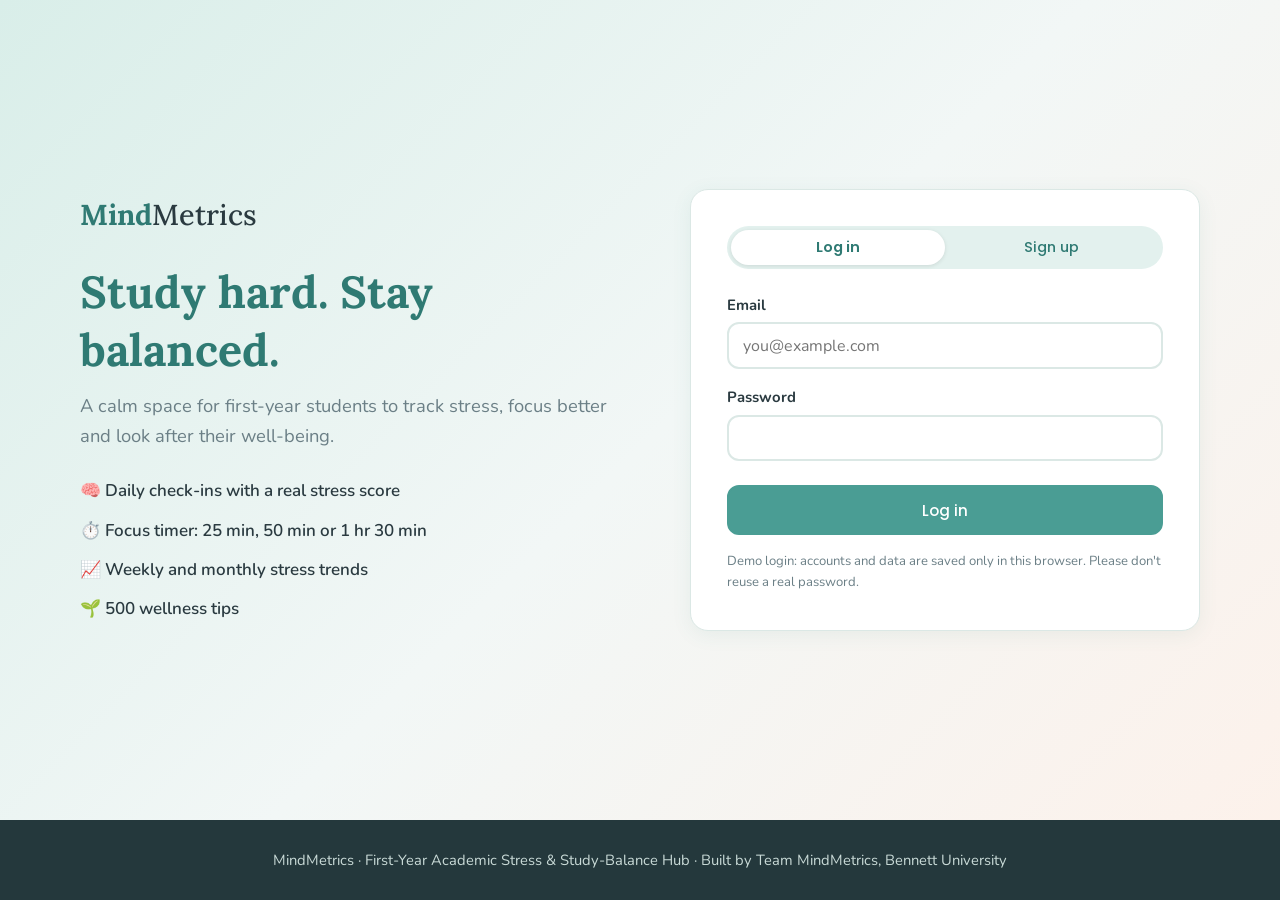
<file: index.html>
<!DOCTYPE html>
<html lang="en">
<head>
  <meta charset="UTF-8">
  <meta name="viewport" content="width=device-width, initial-scale=1.0">
  <title>MindMetrics | Dashboard</title>
  <link rel="preconnect" href="https://fonts.googleapis.com">
  <link rel="preconnect" href="https://fonts.gstatic.com" crossorigin>
  <link href="https://fonts.googleapis.com/css2?family=Lora:ital,wght@0,500;0,600;0,700;1,500&family=Nunito:wght@400;600;700;800&family=Poppins:wght@500;600&display=swap" rel="stylesheet">
  <link rel="stylesheet" href="style.css">
</head>
<body>

  <header>
    <div class="header-inner">
      <a href="index.html" class="logo">Mind<span>Metrics</span></a>
      <nav>
        <ul>
          <li><a href="index.html">Dashboard</a></li>
          <li><a href="timer.html">Timer</a></li>
          <li><a href="checkin.html">Check-In</a></li>
        </ul>
      </nav>
      <div id="user-area" class="user-area"></div>
    </div>
  </header>

  <main>
    <h1 class="page-title"><span id="welcome-prefix">Welcome back</span>, <span id="welcome-name">friend</span> 👋</h1>
    <p class="page-subtitle">Your first-year study and stress overview.</p>

    <div class="dashboard-grid">

      <!-- Stress score: weekly / monthly tabs -->
      <section class="card span-8">
        <div class="card-head">
          <h2>Stress Score</h2>
          <div class="tabs" role="tablist">
            <button type="button" class="tab-btn active" data-tab="weekly" role="tab" aria-selected="true">Weekly</button>
            <button type="button" class="tab-btn" data-tab="monthly" role="tab" aria-selected="false">Monthly</button>
          </div>
        </div>

        <!-- Weekly panel -->
        <div id="panel-weekly">
          <div class="score-row">
            <div class="score-circle" id="w-score">--</div>
            <div>
              <p class="score-label" id="w-label">No data yet</p>
              <p class="score-hint" id="w-hint">Do a daily check-in to see your weekly stress score.</p>
            </div>
          </div>
          <div class="week-bars" id="w-bars"></div>
          <div class="stat-tiles" id="w-stats"></div>

          <h3 class="table-title">Last 5 weeks compared</h3>
          <div class="table-wrap">
            <table class="data-table">
              <thead>
                <tr>
                  <th>Week</th><th>Check-ins</th><th>Avg score</th><th>Level</th>
                  <th>Avg sleep</th><th>Avg study</th><th>Change</th>
                </tr>
              </thead>
              <tbody id="week-table-body"></tbody>
            </table>
          </div>
          <p class="table-note">Score runs from 0 (very relaxed) to 100 (very stressed). Lower is better.</p>
        </div>

        <!-- Monthly panel -->
        <div id="panel-monthly" hidden>
          <div class="score-row">
            <div class="score-circle" id="m-score">--</div>
            <div>
              <p class="score-label" id="m-label">No data yet</p>
              <p class="score-hint" id="m-hint">Do daily check-ins to see your monthly stress score.</p>
            </div>
          </div>
          <div class="week-bars" id="m-bars"></div>
          <div class="stat-tiles" id="m-stats"></div>

          <h3 class="table-title">Last 3 months compared</h3>
          <div class="table-wrap">
            <table class="data-table">
              <thead>
                <tr>
                  <th>Month</th><th>Check-ins</th><th>Avg score</th><th>Level</th>
                  <th>Avg sleep</th><th>Avg study</th><th>Change</th>
                </tr>
              </thead>
              <tbody id="month-table-body"></tbody>
            </table>
          </div>
          <p class="table-note">Score runs from 0 (very relaxed) to 100 (very stressed). Lower is better.</p>
        </div>

        <div class="chips" style="margin-top:1rem;">
          <span class="score-hint">Common triggers:</span>
          <span class="chip">Exams</span>
          <span class="chip">Deadlines</span>
          <span class="chip">Social life</span>
        </div>
      </section>

      <!-- Deadlines -->
      <section class="card span-4">
        <div class="card-head">
          <h2>Upcoming Deadlines</h2>
          <span class="chip" id="deadline-count">0 open</span>
        </div>
        <ul class="deadline-list" id="deadline-list"></ul>

        <form class="add-form" id="deadline-form">
          <input type="text" id="dl-title" placeholder="New deadline, e.g. Physics quiz" maxlength="80" aria-label="Deadline title">
          <div class="row">
            <input type="date" id="dl-date" aria-label="Due date">
            <button type="submit" class="btn">Add</button>
          </div>
        </form>
      </section>

      <!-- Mood check preview -->
      <section class="card span-4">
        <h2 style="margin-bottom:0.75rem;">Daily Check-In</h2>
        <p style="margin-bottom:1.1rem;">Answer a few quick questions about mood, sleep and workload. We turn them into your stress score.</p>
        <a href="checkin.html" class="btn">Check in now</a>
      </section>

      <!-- Tip of the day -->
      <section class="card span-8">
        <h2>Wellness Tip</h2>
        <span class="tip-theme" id="tip-theme">…</span>
        <p class="tip-text" id="tip-text">Loading tip…</p>
        <button type="button" class="btn secondary small" id="new-tip-btn">Show another tip</button>
        <p class="muted-note" id="tip-count"></p>
      </section>

      <!-- Demo tools -->
      <section class="card span-12">
        <div class="card-head" style="margin-bottom:0.5rem;">
          <h2>Demo tools</h2>
        </div>
        <p class="score-hint" style="margin-bottom:1rem;">Want to see the charts and comparison tables filled in right away (for example during your presentation)? Load sample data. You can clear it any time.</p>
        <div class="btn-row">
          <button type="button" class="btn secondary" id="demo-load-btn">Load sample data</button>
          <button type="button" class="btn danger" id="demo-clear-btn">Clear my data</button>
        </div>
      </section>

    </div>
  </main>

  <footer>
    <p>MindMetrics · First-Year Academic Stress &amp; Study-Balance Hub · Built by Team MindMetrics, Bennett University</p>
  </footer>

  <script src="tips.js"></script>
  <script src="script.js"></script>
</body>
</html>
</file>
<file: style.css>
/* ============ MindMetrics — Global Stylesheet (calm theme) ============ */

:root {
  /* Colours: soft sage-teal, warm sand, gentle peach accent */
  --primary: #4a9d94;
  --primary-dark: #2f7a73;
  --primary-light: #e3f1ee;
  --accent: #f2b8a0;
  --accent-soft: #fdf1ea;
  --bg: #f2f7f6;
  --card: #ffffff;
  --text: #2a3a40;
  --muted: #6b7f86;
  --border: #dbe8e5;

  --calm: #5aa876;
  --moderate: #e0a458;
  --overwhelmed: #d9726a;

  --radius: 18px;
  --shadow: 0 4px 20px rgba(47, 122, 115, 0.08);

  /* Fonts: Lora (headings), Nunito (body), Poppins (numbers & buttons) */
  --font-heading: "Lora", Georgia, "Times New Roman", serif;
  --font-body: "Nunito", "Segoe UI", system-ui, sans-serif;
  --font-display: "Poppins", "Segoe UI", system-ui, sans-serif;
}

/* ---------- Reset ---------- */
*, *::before, *::after { margin: 0; padding: 0; box-sizing: border-box; }
html { scroll-behavior: smooth; }
[hidden] { display: none !important; }

body {
  font-family: var(--font-body);
  font-size: 17px;
  background: linear-gradient(180deg, #e8f3f0 0%, var(--bg) 320px);
  background-attachment: fixed;
  color: var(--text);
  line-height: 1.65;
  min-height: 100vh;
  display: flex;
  flex-direction: column;
}

h1, h2, h3 { font-family: var(--font-heading); line-height: 1.3; }
a { color: var(--primary-dark); }
ul { list-style: none; }

/* ---------- Header ---------- */
header {
  background: rgba(255, 255, 255, 0.92);
  backdrop-filter: blur(8px);
  border-bottom: 1px solid var(--border);
  position: sticky;
  top: 0;
  z-index: 20;
}

.header-inner {
  max-width: 1400px;
  margin: 0 auto;
  padding: 0.75rem 2.5rem;
  display: flex;
  align-items: center;
  justify-content: space-between;
  gap: 1rem;
  flex-wrap: wrap;
}

.logo {
  font-family: var(--font-heading);
  font-size: 1.6rem;
  font-weight: 700;
  color: var(--primary-dark);
  text-decoration: none;
}
.logo span { color: var(--text); font-weight: 500; }

nav ul { display: flex; gap: 0.3rem; flex-wrap: wrap; }
nav a {
  display: block;
  padding: 0.5rem 1.1rem;
  border-radius: 999px;
  text-decoration: none;
  color: var(--muted);
  font-weight: 700;
  font-size: 0.97rem;
  transition: background 0.2s, color 0.2s;
}
nav a:hover { background: var(--primary-light); color: var(--primary-dark); }
nav a.active { background: var(--primary); color: #fff; }

.user-area { display: flex; align-items: center; gap: 0.7rem; }
.user-name { font-weight: 700; color: var(--text); }
.avatar {
  width: 40px; height: 40px;
  border-radius: 50%;
  background: var(--primary-light);
  color: var(--primary-dark);
  display: grid; place-items: center;
  font-family: var(--font-display);
  font-weight: 600; font-size: 0.9rem;
  border: 2px solid var(--primary);
}

/* ---------- Layout ---------- */
main {
  flex: 1;
  width: 100%;
  max-width: 1400px;
  margin: 0 auto;
  padding: 2.25rem 2.5rem 3.5rem;
}
.page-title { font-size: 2.1rem; margin-bottom: 0.2rem; }
.page-subtitle { color: var(--muted); margin-bottom: 2rem; font-size: 1.05rem; }

.dashboard-grid {
  display: grid;
  grid-template-columns: repeat(12, 1fr);
  gap: 1.5rem;
}
.span-4 { grid-column: span 4; }
.span-8 { grid-column: span 8; }
.span-12 { grid-column: span 12; }

.card {
  background: var(--card);
  border: 1px solid var(--border);
  border-radius: var(--radius);
  padding: 1.75rem;
  box-shadow: var(--shadow);
}
.card h2 { font-size: 1.25rem; color: var(--primary-dark); }
.card-head {
  display: flex; align-items: center; justify-content: space-between;
  gap: 1rem; flex-wrap: wrap; margin-bottom: 1.25rem;
}
.card-head h2 { margin: 0; }

/* ---------- Tabs ---------- */
.tabs {
  display: inline-flex;
  background: var(--primary-light);
  padding: 4px;
  border-radius: 999px;
}
.tab-btn {
  border: none; background: transparent;
  font-family: var(--font-display);
  font-size: 0.9rem; font-weight: 500;
  color: var(--primary-dark);
  padding: 0.45rem 1.2rem;
  border-radius: 999px;
  cursor: pointer;
  transition: background 0.2s;
}
.tab-btn.active { background: #fff; box-shadow: 0 1px 4px rgba(0, 0, 0, 0.1); font-weight: 600; }

/* ---------- Stress score ---------- */
.score-row { display: flex; align-items: center; gap: 1.5rem; margin-bottom: 1.25rem; }
.score-circle {
  width: 110px; height: 110px;
  border-radius: 50%;
  display: grid; place-items: center;
  font-family: var(--font-display);
  font-size: 2.2rem; font-weight: 600;
  border: 7px solid var(--primary);
  flex-shrink: 0;
}
.score-circle.low { border-color: var(--calm); }
.score-circle.mid { border-color: var(--moderate); }
.score-circle.high { border-color: var(--overwhelmed); }
.score-circle.small { width: 88px; height: 88px; font-size: 1.7rem; border-width: 6px; }
.score-label { font-family: var(--font-heading); font-size: 1.25rem; font-weight: 600; }
.score-hint { color: var(--muted); }

.week-bars {
  display: flex; align-items: flex-end; gap: 0.5rem;
  height: 120px; margin: 0.5rem 0 1.5rem;
  padding: 0 0.25rem;
  border-bottom: 1px solid var(--border);
}
.bar-col { flex: 1; text-align: center; font-size: 0.72rem; color: var(--muted); min-width: 0; }
.bar {
  width: 100%; max-width: 38px; margin: 0 auto 4px;
  border-radius: 6px 6px 0 0;
  background: var(--border);
  min-height: 6px;
}
.bar.calm { background: var(--calm); }
.bar.moderate { background: var(--moderate); }
.bar.overwhelmed { background: var(--overwhelmed); }
.month-bars .bar { max-width: 16px; }

.stat-tiles {
  display: grid; grid-template-columns: repeat(4, 1fr);
  gap: 0.9rem; margin-bottom: 1.5rem;
}
.tile {
  background: var(--primary-light);
  border-radius: 14px;
  padding: 0.85rem 1rem;
}
.tile .tile-val { font-family: var(--font-display); font-size: 1.5rem; font-weight: 600; color: var(--primary-dark); line-height: 1.2; }
.tile .tile-label { font-size: 0.82rem; color: var(--muted); font-weight: 600; }

.table-title { font-size: 1.05rem; margin-bottom: 0.6rem; }
.table-wrap { overflow-x: auto; margin-bottom: 1.25rem; }
.data-table { width: 100%; border-collapse: collapse; font-size: 0.95rem; }
.data-table th {
  text-align: left; font-size: 0.75rem; text-transform: uppercase;
  letter-spacing: 0.04em; color: var(--muted);
  padding: 0.6rem 0.75rem; border-bottom: 2px solid var(--border);
  white-space: nowrap;
}
.data-table td { padding: 0.7rem 0.75rem; border-bottom: 1px solid var(--border); white-space: nowrap; }
.data-table tr:last-child td { border-bottom: none; }
.data-table tr.current-row td { background: var(--primary-light); font-weight: 700; }
.data-table .num { font-family: var(--font-display); }
.change.good { color: var(--calm); font-weight: 700; }
.change.bad { color: var(--overwhelmed); font-weight: 700; }
.change.flat { color: var(--muted); }
.table-note { color: var(--muted); font-size: 0.85rem; }

.pill {
  display: inline-block; padding: 0.15rem 0.75rem; border-radius: 999px;
  font-size: 0.8rem; font-weight: 700; color: #fff;
}
.pill.calm { background: var(--calm); }
.pill.moderate { background: var(--moderate); }
.pill.overwhelmed { background: var(--overwhelmed); }

.chips { display: flex; flex-wrap: wrap; gap: 0.45rem; align-items: center; }
.chip {
  background: var(--accent-soft); color: #9a5a3c;
  font-size: 0.82rem; font-weight: 700;
  padding: 0.25rem 0.8rem; border-radius: 999px;
}

/* ---------- Deadlines ---------- */
.deadline-list li {
  display: flex; align-items: center; gap: 0.7rem;
  padding: 0.65rem 0; border-bottom: 1px solid var(--border);
}
.deadline-list li:last-child { border-bottom: none; }
.deadline-list input[type="checkbox"] { accent-color: var(--primary); width: 19px; height: 19px; flex-shrink: 0; }
.deadline-list label { flex: 1; cursor: pointer; }
.deadline-list .due { font-size: 0.8rem; color: var(--muted); white-space: nowrap; }
.deadline-list .due.overdue { color: var(--overwhelmed); font-weight: 700; }
.deadline-list li.done label { text-decoration: line-through; color: var(--muted); }
.icon-btn {
  border: none; background: transparent; color: var(--muted);
  font-size: 1rem; cursor: pointer; padding: 0.25rem 0.5rem; border-radius: 8px;
}
.icon-btn:hover { background: #fbe6e3; color: var(--overwhelmed); }

.add-form { display: flex; flex-direction: column; gap: 0.6rem; margin-top: 1.1rem; padding-top: 1.1rem; border-top: 2px dashed var(--border); }
.add-form .row { display: flex; gap: 0.6rem; }

/* ---------- Forms & inputs ---------- */
input[type="text"], input[type="email"], input[type="password"], input[type="date"], input[type="number"] {
  font-family: var(--font-body); font-size: 1rem; color: var(--text);
  padding: 0.65rem 0.9rem;
  border: 2px solid var(--border); border-radius: 12px;
  background: #fff; width: 100%;
  transition: border-color 0.2s;
}
input:focus { outline: none; border-color: var(--primary); }
label.field { display: block; font-weight: 700; margin-bottom: 0.3rem; font-size: 0.93rem; }
.field-group { margin-bottom: 1rem; }

/* ---------- Buttons ---------- */
.btn {
  display: inline-block;
  background: var(--primary); color: #fff;
  border: 2px solid var(--primary);
  padding: 0.7rem 1.5rem; border-radius: 12px;
  font-family: var(--font-display); font-size: 0.95rem; font-weight: 500;
  cursor: pointer; text-decoration: none;
  transition: background 0.2s, transform 0.1s;
}
.btn:hover { background: var(--primary-dark); border-color: var(--primary-dark); }
.btn:active { transform: scale(0.97); }
.btn.secondary { background: #fff; color: var(--primary-dark); }
.btn.secondary:hover { background: var(--primary-light); }
.btn.small { padding: 0.4rem 0.95rem; font-size: 0.85rem; }
.btn.danger { background: #fff; color: var(--overwhelmed); border-color: var(--overwhelmed); }
.btn.danger:hover { background: #fbe6e3; }
.btn-row { display: flex; gap: 0.7rem; flex-wrap: wrap; }

/* ---------- Tip card ---------- */
.tip-theme {
  display: inline-block; background: var(--primary-light); color: var(--primary-dark);
  font-size: 0.8rem; font-weight: 800; letter-spacing: 0.03em; text-transform: uppercase;
  padding: 0.25rem 0.8rem; border-radius: 999px; margin: 0.75rem 0 0.5rem;
}
.tip-text { font-family: var(--font-heading); font-size: 1.4rem; font-style: italic; line-height: 1.5; margin-bottom: 1rem; }
.muted-note { color: var(--muted); font-size: 0.85rem; margin-top: 0.75rem; }

/* ---------- Timer page ---------- */
.timer-layout { display: grid; grid-template-columns: 1.7fr 1fr; gap: 1.5rem; align-items: start; }
.timer-container { text-align: center; padding: 2.5rem 2rem; }

.preset-row { display: flex; gap: 0.6rem; justify-content: center; flex-wrap: wrap; margin-bottom: 0.9rem; }
.preset-btn {
  font-family: var(--font-display); font-size: 0.92rem; font-weight: 500;
  padding: 0.5rem 1.2rem; border-radius: 999px;
  border: 2px solid var(--border); background: #fff; color: var(--text); cursor: pointer;
  transition: all 0.2s;
}
.preset-btn:hover { border-color: var(--primary); }
.preset-btn.active { background: var(--primary); border-color: var(--primary); color: #fff; }

.custom-row { display: flex; gap: 0.5rem; justify-content: center; align-items: center; margin-bottom: 1.75rem; color: var(--muted); font-weight: 600; }
.custom-row input { width: 90px; text-align: center; }

.mode-label {
  display: inline-block; background: var(--primary-light); color: var(--primary-dark);
  font-weight: 800; padding: 0.35rem 1.1rem; border-radius: 999px; margin-bottom: 0.75rem;
}
.mode-label.break { background: var(--accent-soft); color: #9a5a3c; }

#clock-display {
  font-family: var(--font-display);
  font-size: 7rem; font-weight: 600;
  font-variant-numeric: tabular-nums;
  color: var(--primary-dark); line-height: 1.1; margin-bottom: 1.25rem;
}
.progress-track { height: 10px; background: var(--border); border-radius: 999px; overflow: hidden; max-width: 520px; margin: 0 auto 1.75rem; }
.progress-fill { height: 100%; width: 0; background: var(--primary); border-radius: 999px; transition: width 1s linear; }
.controls { display: flex; flex-wrap: wrap; gap: 0.7rem; justify-content: center; }
.session-count { margin-top: 1.5rem; color: var(--muted); font-weight: 600; }
.timer-msg { margin-top: 0.75rem; color: var(--primary-dark); font-weight: 700; min-height: 1.5rem; }

.twist-box { background: var(--primary-light); border-color: #bfe0da; }
.twist-box ul { list-style: disc; padding-left: 1.2rem; margin-top: 0.75rem; }
.twist-box li { margin-bottom: 0.5rem; }

/* ---------- Check-in page ---------- */
.checkin-layout { display: grid; grid-template-columns: 1.2fr 1fr; gap: 1.5rem; align-items: start; }
.section-label { font-weight: 800; margin-bottom: 0.6rem; font-size: 0.95rem; }

.mood-options { display: grid; grid-template-columns: repeat(3, 1fr); gap: 0.9rem; margin-bottom: 1.75rem; }
.mood-btn {
  background: #fff; border: 2px solid var(--border); border-radius: 16px;
  padding: 1rem 0.5rem; font-family: var(--font-body); font-size: 1rem; font-weight: 800;
  cursor: pointer; color: var(--text);
  transition: border-color 0.2s, transform 0.1s, background 0.2s;
}
.mood-btn .emoji { display: block; font-size: 2.1rem; }
.mood-btn:hover { border-color: var(--primary); transform: translateY(-2px); }
.mood-btn.selected { border-color: var(--primary); background: var(--primary-light); }

.slider-row { margin-bottom: 1.2rem; }
.slider-row .slider-top { display: flex; justify-content: space-between; align-items: baseline; }
.slider-row label { font-weight: 700; font-size: 0.95rem; }
.slider-row .slider-help { display: block; color: var(--muted); font-size: 0.8rem; margin-bottom: 0.2rem; }
.slider-val { font-family: var(--font-display); font-weight: 600; color: var(--primary-dark); }
.slider-row input[type="range"] {
  -webkit-appearance: none; appearance: none;
  width: 100%; height: 8px; border-radius: 999px;
  background: var(--border); outline: none; cursor: pointer;
}
.slider-row input[type="range"]::-webkit-slider-thumb {
  -webkit-appearance: none; appearance: none;
  width: 22px; height: 22px; border-radius: 50%;
  background: var(--primary); border: 3px solid #fff;
  box-shadow: 0 1px 5px rgba(0, 0, 0, 0.25); cursor: pointer;
}
.slider-row input[type="range"]::-moz-range-thumb {
  width: 18px; height: 18px; border-radius: 50%;
  background: var(--primary); border: 3px solid #fff;
  box-shadow: 0 1px 5px rgba(0, 0, 0, 0.25); cursor: pointer;
}

.form-error { color: var(--overwhelmed); font-weight: 700; margin: 0.75rem 0; }

.result-head { display: flex; align-items: center; gap: 1.25rem; margin-bottom: 1rem; }
.break-row { display: grid; grid-template-columns: 120px 1fr 44px; gap: 0.6rem; align-items: center; margin-bottom: 0.45rem; font-size: 0.9rem; }
.break-track { height: 8px; background: var(--border); border-radius: 999px; overflow: hidden; }
.break-fill { height: 100%; background: var(--primary); border-radius: 999px; }
.break-fill.bonus { background: var(--calm); }
.break-pts { font-family: var(--font-display); text-align: right; font-weight: 500; }

#dynamic-advice-box {
  display: none; margin-top: 1.25rem; padding: 1.1rem 1.3rem;
  border-left: 5px solid var(--primary); background: var(--primary-light);
  border-radius: 0 14px 14px 0;
}
#dynamic-advice-box.show { display: block; }
#dynamic-advice-box h3 { color: var(--primary-dark); margin-bottom: 0.3rem; }
#dynamic-advice-box ul { list-style: disc; padding-left: 1.2rem; margin-top: 0.4rem; }
#dynamic-advice-box li { margin-bottom: 0.3rem; }

.history-list li {
  display: flex; justify-content: space-between; align-items: center; gap: 0.5rem;
  padding: 0.6rem 0; border-bottom: 1px solid var(--border); font-size: 0.95rem;
}
.history-list li:last-child { border-bottom: none; }
.empty-note { color: var(--muted); }
.stack { display: flex; flex-direction: column; gap: 1.5rem; }

/* ---------- Login page ---------- */
.auth-body { background: linear-gradient(135deg, #d9eee9 0%, #f2f7f6 50%, #fdf1ea 100%); background-attachment: fixed; }
.auth-wrap {
  flex: 1; display: grid; grid-template-columns: 1.1fr 1fr; gap: 3rem;
  align-items: center; max-width: 1200px; margin: 0 auto; padding: 3rem 2.5rem; width: 100%;
}
.auth-intro h1 { font-size: 2.8rem; margin-bottom: 0.75rem; color: var(--primary-dark); }
.auth-intro p { font-size: 1.15rem; color: var(--muted); margin-bottom: 1.25rem; }
.auth-intro ul { list-style: none; }
.auth-intro li { padding: 0.35rem 0; font-weight: 600; }
.auth-card { padding: 2.25rem; }
.auth-card .tabs { display: flex; margin-bottom: 1.5rem; }
.auth-card .tab-btn { flex: 1; }
.auth-card .btn { width: 100%; margin-top: 0.5rem; }
.auth-note { color: var(--muted); font-size: 0.82rem; margin-top: 1rem; }

/* ---------- Footer ---------- */
footer { background: #24383c; color: #c9dad7; text-align: center; padding: 1.75rem 1rem; font-size: 0.92rem; }

/* ---------- Responsive ---------- */
@media (max-width: 1100px) {
  .span-4, .span-8 { grid-column: span 12; }
  .timer-layout, .checkin-layout { grid-template-columns: 1fr; }
  .auth-wrap { grid-template-columns: 1fr; gap: 1.5rem; }
}

@media (max-width: 768px) {
  body { font-size: 16px; }
  main { padding: 1.5rem 1rem 2.5rem; }
  .header-inner { padding: 0.75rem 1rem; justify-content: center; }
  .stat-tiles { grid-template-columns: repeat(2, 1fr); }
  .mood-options { grid-template-columns: 1fr; }
  #clock-display { font-size: 4.5rem; }
  .user-name { display: none; }
  .score-row { flex-direction: column; align-items: flex-start; }
  .auth-intro h1 { font-size: 2.1rem; }
  .break-row { grid-template-columns: 95px 1fr 40px; }
}
</file>
